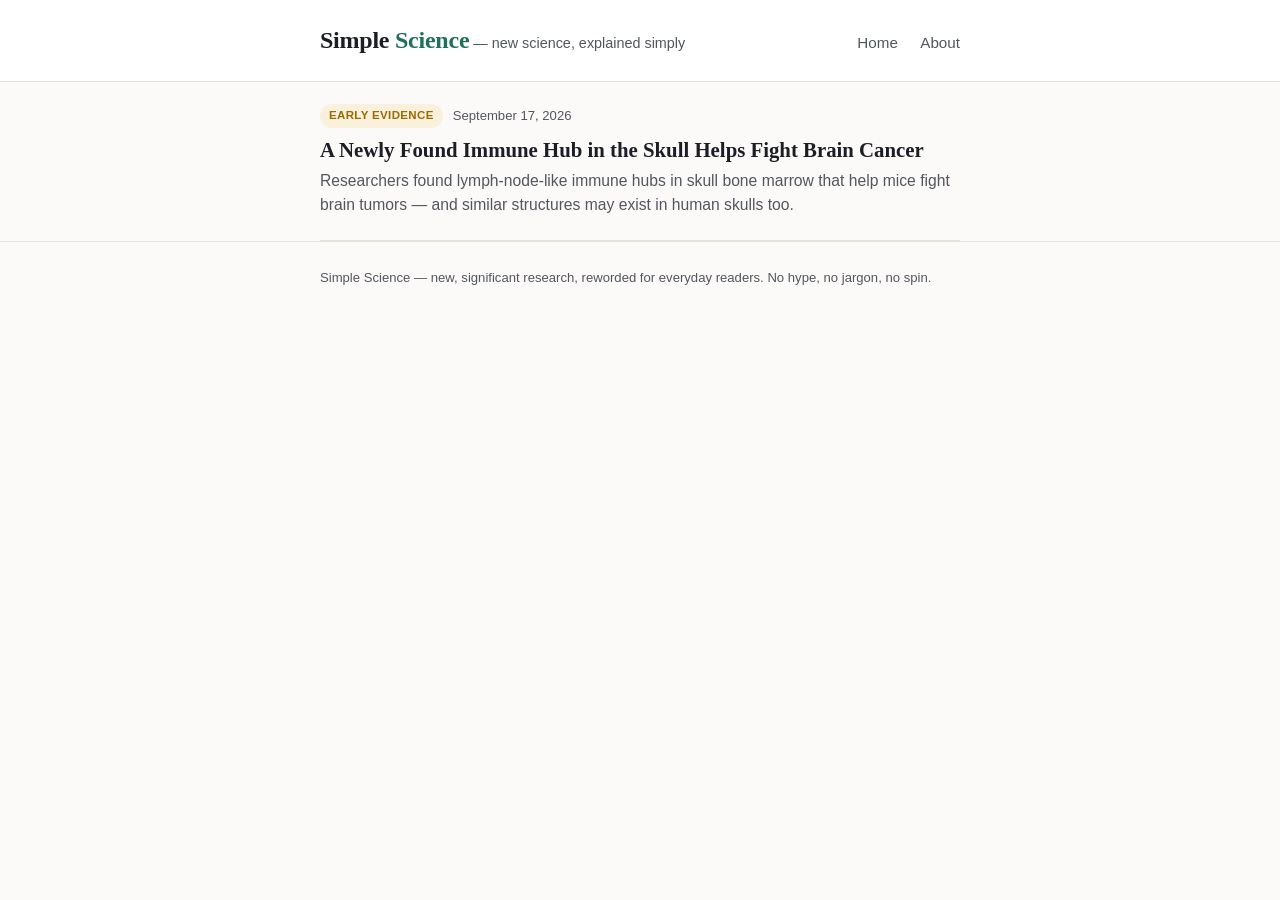
<file: index.html>
<!DOCTYPE html>
<html lang="en">
<head>
<meta charset="UTF-8">
<meta name="viewport" content="width=device-width, initial-scale=1.0">
<title>Simple Science — New science, explained simply</title>
<meta name="description" content="New, important scientific findings, reworded into short, honest explainers for everyday readers.">
<link rel="stylesheet" href="css/style.css">
</head>
<body>

<header class="site-header">
  <div class="wrap">
    <div><span class="logo">Simple <span>Science</span></span><span class="tagline">— new science, explained simply</span></div>
    <nav>
      <a href="index.html">Home</a>
      <a href="about.html">About</a>
    </nav>
  </div>
</header>

<main class="wrap">

  <a class="article-card" href="articles/skull-immune-hub-brain-cancer.html">
    <div class="card-meta">
      <span class="badge badge-early">Early evidence</span>
      <span class="card-date">September 17, 2026</span>
    </div>
    <h2 class="card-title">A Newly Found Immune Hub in the Skull Helps Fight Brain Cancer</h2>
    <p class="card-gist">Researchers found lymph-node-like immune hubs in skull bone marrow that help mice fight brain tumors — and similar structures may exist in human skulls too.</p>
  </a>

  <!-- Add one .article-card block per published article, newest first -->

</main>

<footer class="site-footer">
  <div class="wrap">
    Simple Science — new, significant research, reworded for everyday readers. No hype, no jargon, no spin.
  </div>
</footer>

</body>
</html>
</file>
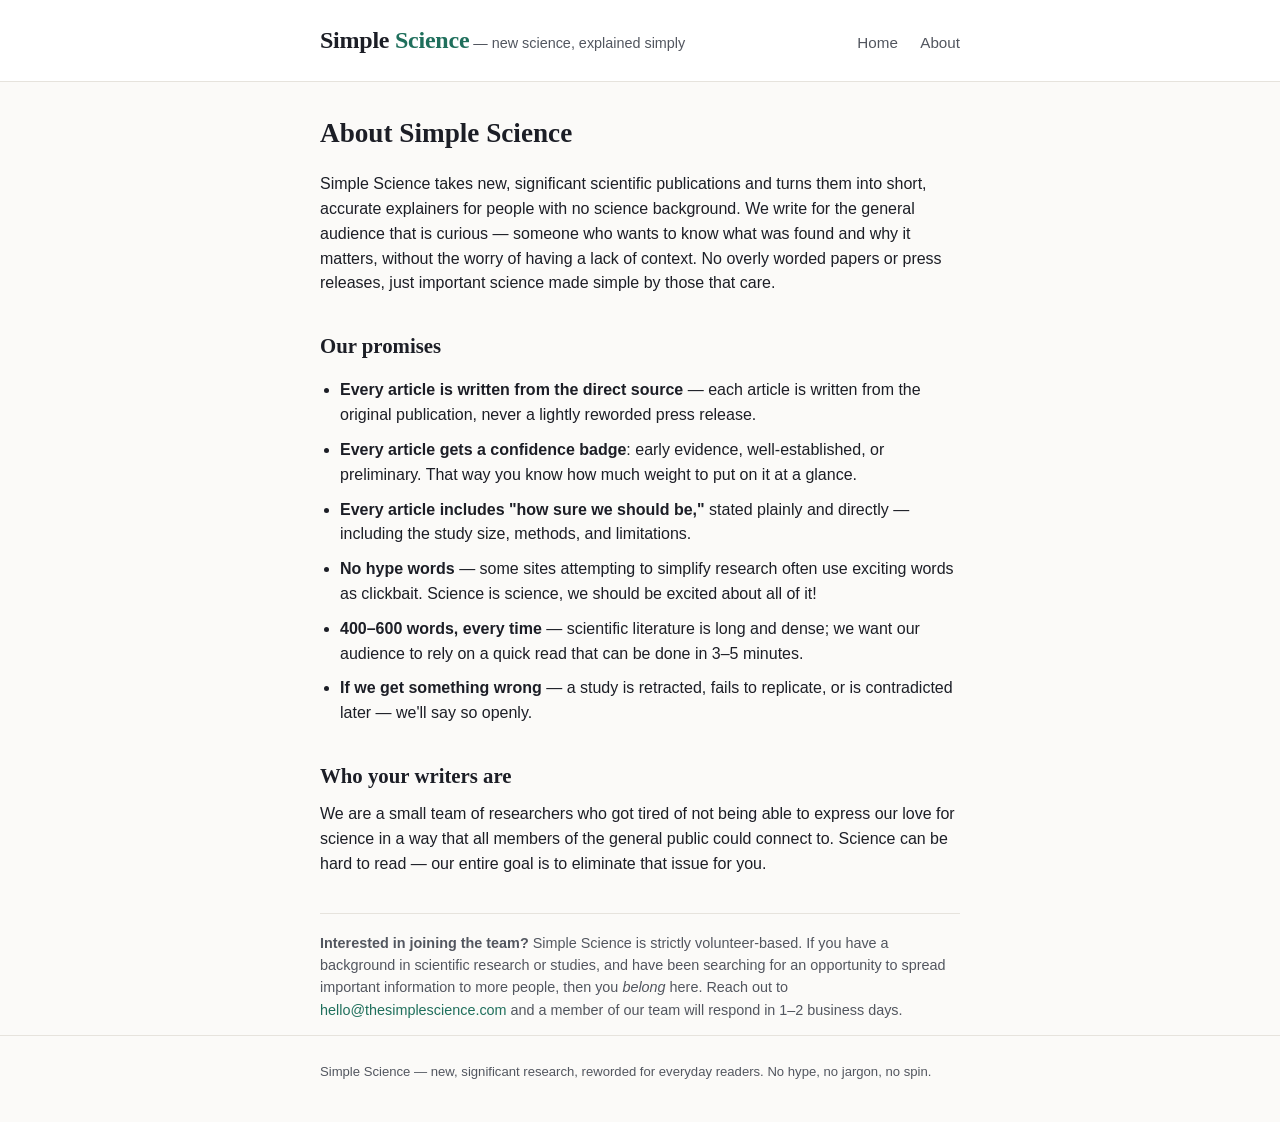
<file: about.html>
<!DOCTYPE html>
<html lang="en">
<head>
<meta charset="UTF-8">
<meta name="viewport" content="width=device-width, initial-scale=1.0">
<title>About — Simple Science</title>
<link rel="stylesheet" href="css/style.css">
</head>
<body>

<header class="site-header">
  <div class="wrap">
    <div><span class="logo">Simple <span>Science</span></span><span class="tagline">— new science, explained simply</span></div>
    <nav>
      <a href="index.html">Home</a>
      <a href="about.html">About</a>
    </nav>
  </div>
</header>

<main class="wrap">
<article>
  <div class="article-header" style="padding-top:20px;">
    <h1 style="font-size:1.7rem;">About Simple Science</h1>
  </div>

  <p>Simple Science takes new, significant scientific publications and turns them into short, accurate explainers for people with no science background. We write for the general audience that is curious — someone who wants to know what was found and why it matters, without the worry of having a lack of context. No overly worded papers or press releases, just important science made simple by those that care.</p>

  <h2>Our promises</h2>
  <ul class="promise-list">
    <li><strong>Every article is written from the direct source</strong> — each article is written from the original publication, never a lightly reworded press release.</li>
    <li><strong>Every article gets a confidence badge</strong>: early evidence, well-established, or preliminary. That way you know how much weight to put on it at a glance.</li>
    <li><strong>Every article includes "how sure we should be,"</strong> stated plainly and directly — including the study size, methods, and limitations.</li>
    <li><strong>No hype words</strong> — some sites attempting to simplify research often use exciting words as clickbait. Science is science, we should be excited about all of it!</li>
    <li><strong>400–600 words, every time</strong> — scientific literature is long and dense; we want our audience to rely on a quick read that can be done in 3–5 minutes.</li>
    <li><strong>If we get something wrong</strong> — a study is retracted, fails to replicate, or is contradicted later — we'll say so openly.</li>
  </ul>

  <h2>Who your writers are</h2>
  <p>We are a small team of researchers who got tired of not being able to express our love for science in a way that all members of the general public could connect to. Science can be hard to read — our entire goal is to eliminate that issue for you.</p>

  <div class="source-box">
    <p><strong>Interested in joining the team?</strong> Simple Science is strictly volunteer-based. If you have a background in scientific research or studies, and have been searching for an opportunity to spread important information to more people, then you <em>belong</em> here. Reach out to <a href="mailto:hello@thesimplescience.com">hello@thesimplescience.com</a> and a member of our team will respond in 1–2 business days.</p>
  </div>
</article>
</main>

<footer class="site-footer">
  <div class="wrap">
    Simple Science — new, significant research, reworded for everyday readers. No hype, no jargon, no spin.
  </div>
</footer>

</body>
</html>
</file>
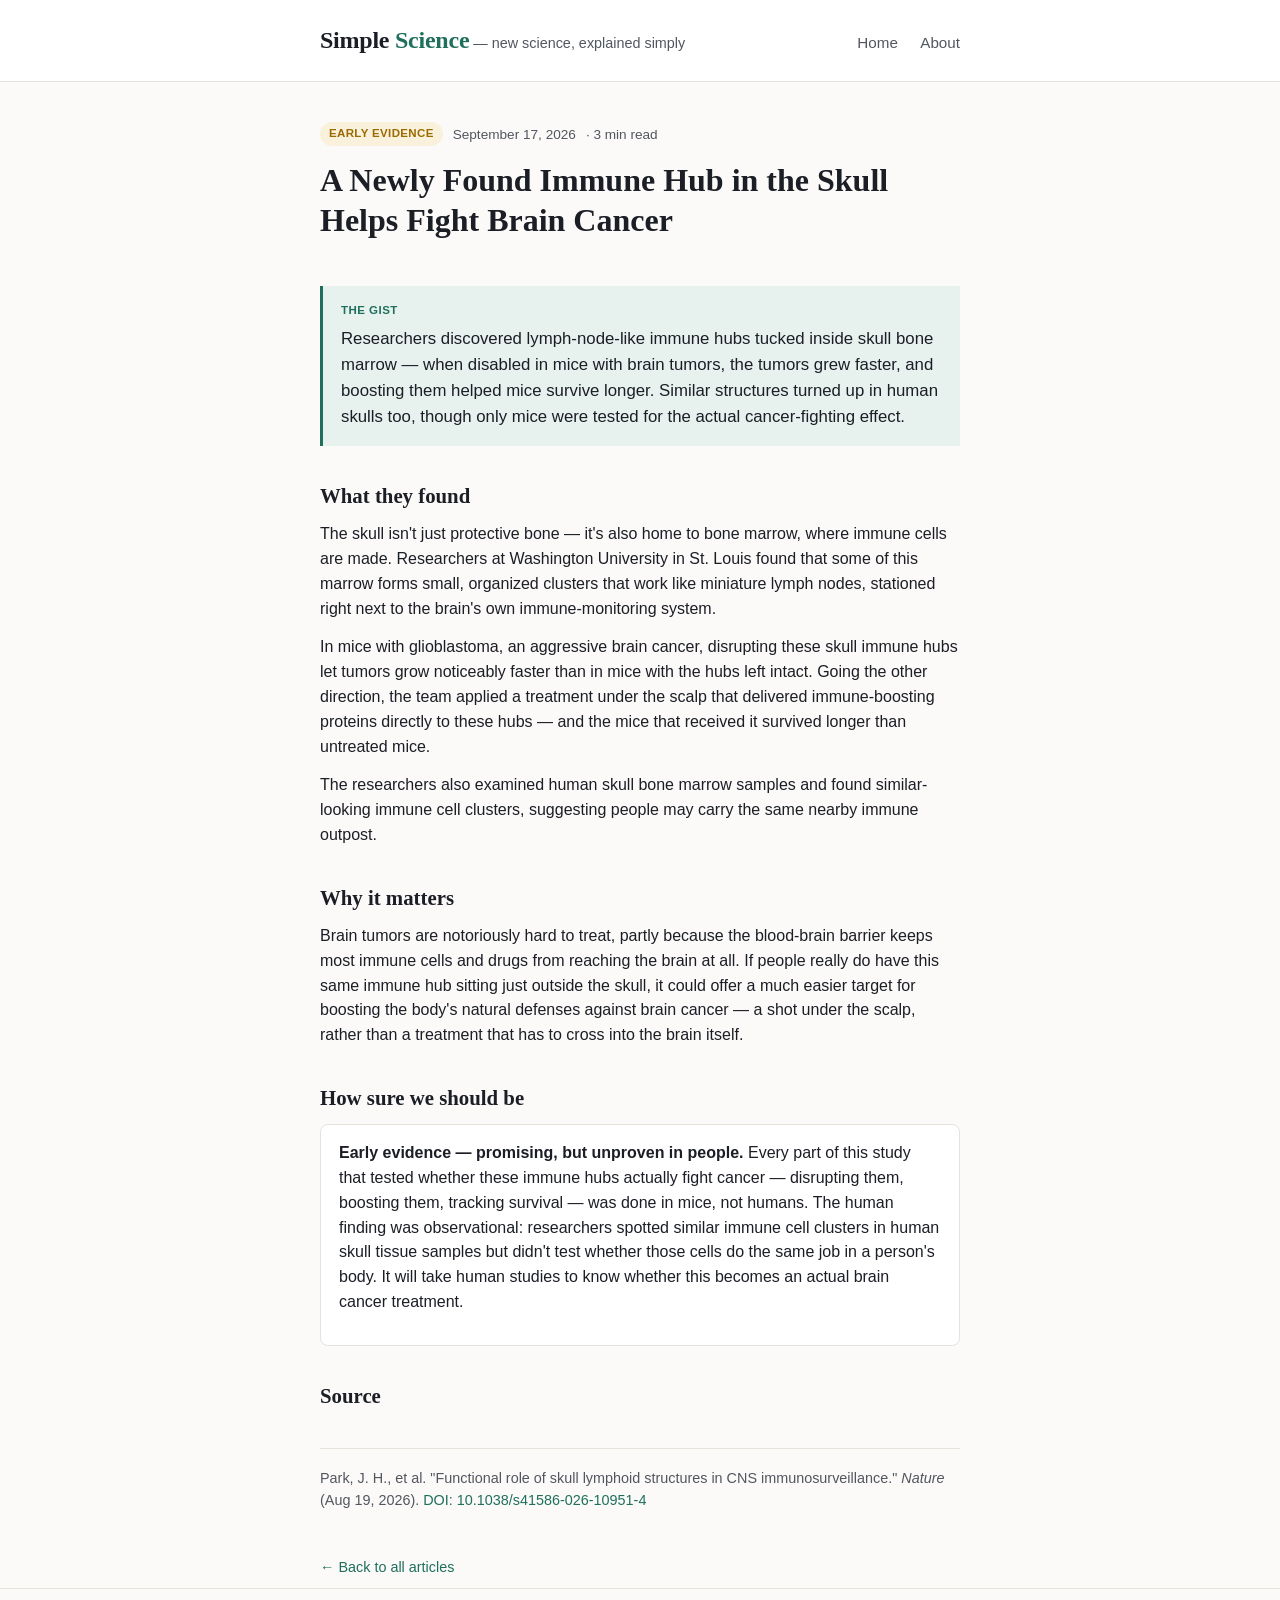
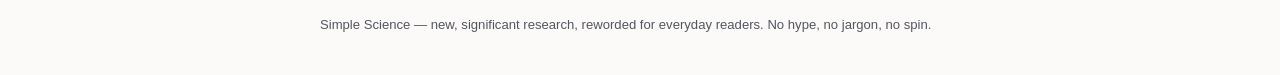
<file: skull-immune-hub-brain-cancer.html>
<!DOCTYPE html>
<html lang="en">
<head>
<meta charset="UTF-8">
<meta name="viewport" content="width=device-width, initial-scale=1.0">
<title>A Newly Found Immune Hub in the Skull Helps Fight Brain Cancer — Simple Science</title>
<meta name="description" content="Researchers found lymph-node-like immune hubs inside skull bone marrow that help mice fight brain tumors — and similar structures may exist in humans too.">
<link rel="stylesheet" href="../css/style.css">
</head>
<body>

<header class="site-header">
  <div class="wrap">
    <div><span class="logo">Simple <span>Science</span></span><span class="tagline">— new science, explained simply</span></div>
    <nav>
      <a href="../index.html">Home</a>
      <a href="../about.html">About</a>
    </nav>
  </div>
</header>

<main class="wrap">
<article>

  <div class="article-header">
    <div class="byline">
      <span class="badge badge-early">Early evidence</span>
      <span>September 17, 2026</span>
      <span>· 3 min read</span>
    </div>
    <h1>A Newly Found Immune Hub in the Skull Helps Fight Brain Cancer</h1>
  </div>

  <div class="gist-box">
    <span class="gist-label">The gist</span>
    <p>Researchers discovered lymph-node-like immune hubs tucked inside skull bone marrow — when disabled in mice with brain tumors, the tumors grew faster, and boosting them helped mice survive longer. Similar structures turned up in human skulls too, though only mice were tested for the actual cancer-fighting effect.</p>
  </div>

  <h2>What they found</h2>
  <p>The skull isn't just protective bone — it's also home to bone marrow, where immune cells are made. Researchers at Washington University in St. Louis found that some of this marrow forms small, organized clusters that work like miniature lymph nodes, stationed right next to the brain's own immune-monitoring system.</p>
  <p>In mice with glioblastoma, an aggressive brain cancer, disrupting these skull immune hubs let tumors grow noticeably faster than in mice with the hubs left intact. Going the other direction, the team applied a treatment under the scalp that delivered immune-boosting proteins directly to these hubs — and the mice that received it survived longer than untreated mice.</p>
  <p>The researchers also examined human skull bone marrow samples and found similar-looking immune cell clusters, suggesting people may carry the same nearby immune outpost.</p>

  <h2>Why it matters</h2>
  <p>Brain tumors are notoriously hard to treat, partly because the blood-brain barrier keeps most immune cells and drugs from reaching the brain at all. If people really do have this same immune hub sitting just outside the skull, it could offer a much easier target for boosting the body's natural defenses against brain cancer — a shot under the scalp, rather than a treatment that has to cross into the brain itself.</p>

  <h2>How sure we should be</h2>
  <div class="confidence-box">
    <p><strong>Early evidence — promising, but unproven in people.</strong> Every part of this study that tested whether these immune hubs actually fight cancer — disrupting them, boosting them, tracking survival — was done in mice, not humans. The human finding was observational: researchers spotted similar immune cell clusters in human skull tissue samples but didn't test whether those cells do the same job in a person's body. It will take human studies to know whether this becomes an actual brain cancer treatment.</p>
  </div>

  <h2>Source</h2>
  <div class="source-box">
    <p>Park, J. H., et al. "Functional role of skull lymphoid structures in CNS immunosurveillance." <em>Nature</em> (Aug 19, 2026). <a href="https://doi.org/10.1038/s41586-026-10951-4">DOI: 10.1038/s41586-026-10951-4</a></p>
  </div>

  <a class="back-link" href="../index.html">← Back to all articles</a>

</article>
</main>

<footer class="site-footer">
  <div class="wrap">
    Simple Science — new, significant research, reworded for everyday readers. No hype, no jargon, no spin.
  </div>
</footer>

</body>
</html>
</file>
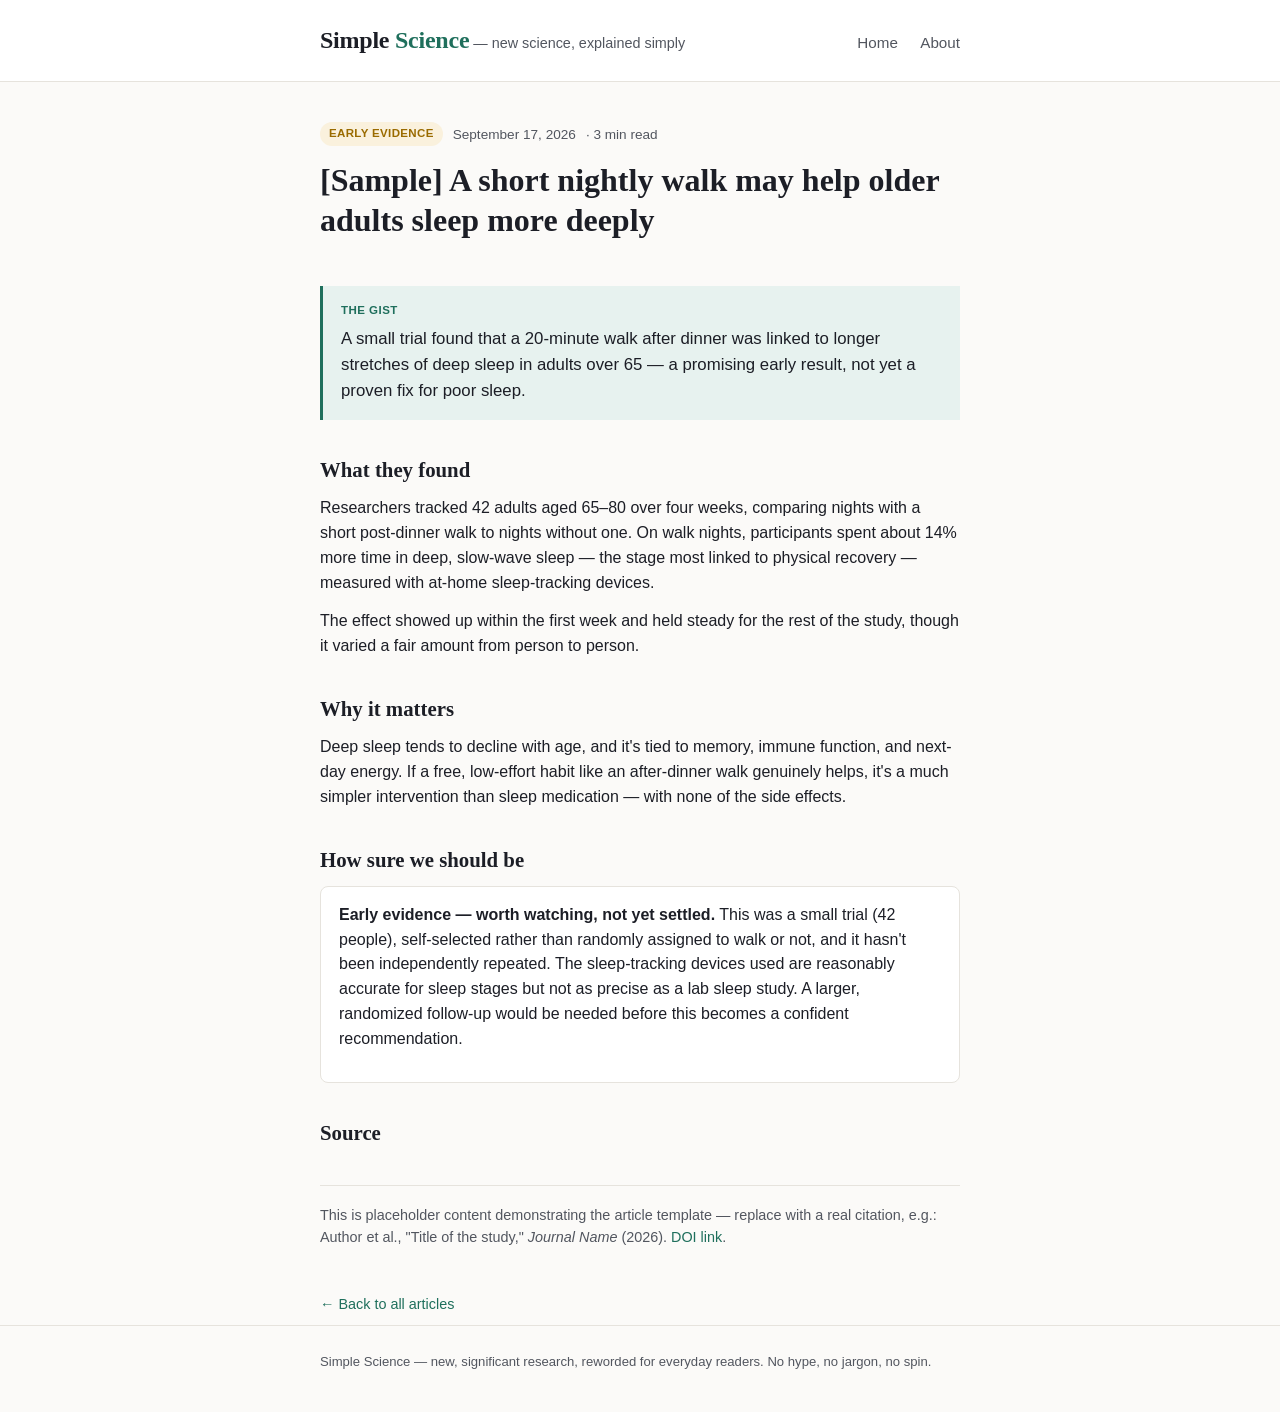
<file: articles/sample-article.html>
<!DOCTYPE html>
<html lang="en">
<head>
<meta charset="UTF-8">
<meta name="viewport" content="width=device-width, initial-scale=1.0">
<title>[Sample] A short nightly walk may help older adults sleep more deeply — Simple Science</title>
<link rel="stylesheet" href="../css/style.css">
</head>
<body>

<header class="site-header">
  <div class="wrap">
    <div><span class="logo">Simple <span>Science</span></span><span class="tagline">— new science, explained simply</span></div>
    <nav>
      <a href="../index.html">Home</a>
      <a href="../about.html">About</a>
    </nav>
  </div>
</header>

<main class="wrap">
<article>

  <div class="article-header">
    <div class="byline">
      <span class="badge badge-early">Early evidence</span>
      <span>September 17, 2026</span>
      <span>· 3 min read</span>
    </div>
    <h1>[Sample] A short nightly walk may help older adults sleep more deeply</h1>
  </div>

  <div class="gist-box">
    <span class="gist-label">The gist</span>
    <p>A small trial found that a 20-minute walk after dinner was linked to longer stretches of deep sleep in adults over 65 — a promising early result, not yet a proven fix for poor sleep.</p>
  </div>

  <h2>What they found</h2>
  <p>Researchers tracked 42 adults aged 65–80 over four weeks, comparing nights with a short post-dinner walk to nights without one. On walk nights, participants spent about 14% more time in deep, slow-wave sleep — the stage most linked to physical recovery — measured with at-home sleep-tracking devices.</p>
  <p>The effect showed up within the first week and held steady for the rest of the study, though it varied a fair amount from person to person.</p>

  <h2>Why it matters</h2>
  <p>Deep sleep tends to decline with age, and it's tied to memory, immune function, and next-day energy. If a free, low-effort habit like an after-dinner walk genuinely helps, it's a much simpler intervention than sleep medication — with none of the side effects.</p>

  <h2>How sure we should be</h2>
  <div class="confidence-box">
    <p><strong>Early evidence — worth watching, not yet settled.</strong> This was a small trial (42 people), self-selected rather than randomly assigned to walk or not, and it hasn't been independently repeated. The sleep-tracking devices used are reasonably accurate for sleep stages but not as precise as a lab sleep study. A larger, randomized follow-up would be needed before this becomes a confident recommendation.</p>
  </div>

  <h2>Source</h2>
  <div class="source-box">
    <p>This is placeholder content demonstrating the article template — replace with a real citation, e.g.: Author et al., "Title of the study," <em>Journal Name</em> (2026). <a href="#">DOI link</a>.</p>
  </div>

  <a class="back-link" href="../index.html">← Back to all articles</a>

</article>
</main>

<footer class="site-footer">
  <div class="wrap">
    Simple Science — new, significant research, reworded for everyday readers. No hype, no jargon, no spin.
  </div>
</footer>

</body>
</html>
</file>
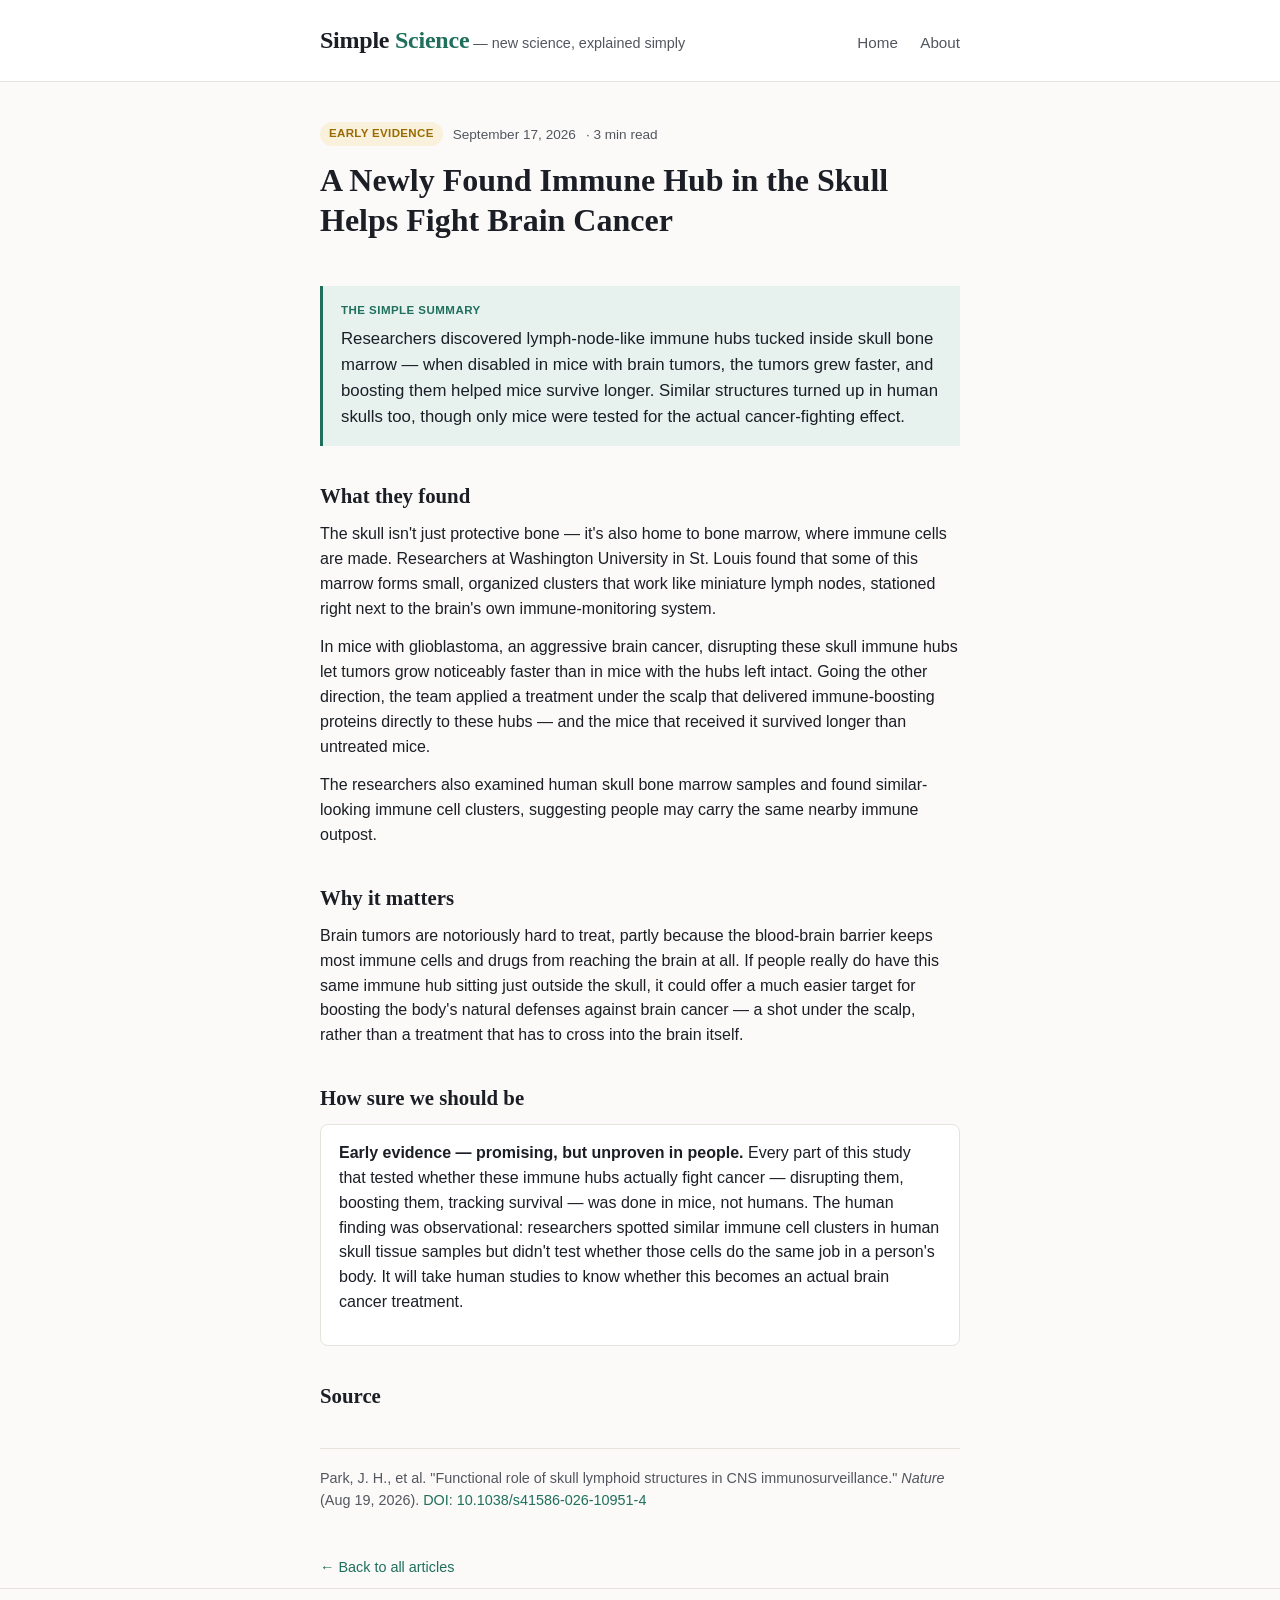
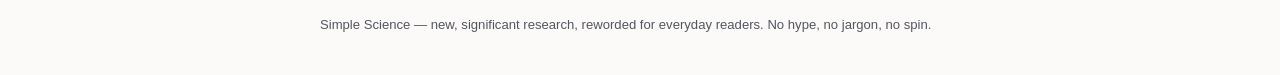
<file: articles/skull-immune-hub-brain-cancer.html>
<!DOCTYPE html>
<html lang="en">
<head>
<meta charset="UTF-8">
<meta name="viewport" content="width=device-width, initial-scale=1.0">
<title>A Newly Found Immune Hub in the Skull Helps Fight Brain Cancer — Simple Science</title>
<meta name="description" content="Researchers found lymph-node-like immune hubs inside skull bone marrow that help mice fight brain tumors — and similar structures may exist in humans too.">
<link rel="stylesheet" href="../css/style.css">
</head>
<body>

<header class="site-header">
  <div class="wrap">
    <div><span class="logo">Simple <span>Science</span></span><span class="tagline">— new science, explained simply</span></div>
    <nav>
      <a href="../index.html">Home</a>
      <a href="../about.html">About</a>
    </nav>
  </div>
</header>

<main class="wrap">
<article>

  <div class="article-header">
    <div class="byline">
      <span class="badge badge-early">Early evidence</span>
      <span>September 17, 2026</span>
      <span>· 3 min read</span>
    </div>
    <h1>A Newly Found Immune Hub in the Skull Helps Fight Brain Cancer</h1>
  </div>

  <div class="gist-box">
    <span class="gist-label">The Simple Summary</span>
    <p>Researchers discovered lymph-node-like immune hubs tucked inside skull bone marrow — when disabled in mice with brain tumors, the tumors grew faster, and boosting them helped mice survive longer. Similar structures turned up in human skulls too, though only mice were tested for the actual cancer-fighting effect.</p>
  </div>

  <h2>What they found</h2>
  <p>The skull isn't just protective bone — it's also home to bone marrow, where immune cells are made. Researchers at Washington University in St. Louis found that some of this marrow forms small, organized clusters that work like miniature lymph nodes, stationed right next to the brain's own immune-monitoring system.</p>
  <p>In mice with glioblastoma, an aggressive brain cancer, disrupting these skull immune hubs let tumors grow noticeably faster than in mice with the hubs left intact. Going the other direction, the team applied a treatment under the scalp that delivered immune-boosting proteins directly to these hubs — and the mice that received it survived longer than untreated mice.</p>
  <p>The researchers also examined human skull bone marrow samples and found similar-looking immune cell clusters, suggesting people may carry the same nearby immune outpost.</p>

  <h2>Why it matters</h2>
  <p>Brain tumors are notoriously hard to treat, partly because the blood-brain barrier keeps most immune cells and drugs from reaching the brain at all. If people really do have this same immune hub sitting just outside the skull, it could offer a much easier target for boosting the body's natural defenses against brain cancer — a shot under the scalp, rather than a treatment that has to cross into the brain itself.</p>

  <h2>How sure we should be</h2>
  <div class="confidence-box">
    <p><strong>Early evidence — promising, but unproven in people.</strong> Every part of this study that tested whether these immune hubs actually fight cancer — disrupting them, boosting them, tracking survival — was done in mice, not humans. The human finding was observational: researchers spotted similar immune cell clusters in human skull tissue samples but didn't test whether those cells do the same job in a person's body. It will take human studies to know whether this becomes an actual brain cancer treatment.</p>
  </div>

  <h2>Source</h2>
  <div class="source-box">
    <p>Park, J. H., et al. "Functional role of skull lymphoid structures in CNS immunosurveillance." <em>Nature</em> (Aug 19, 2026). <a href="https://doi.org/10.1038/s41586-026-10951-4">DOI: 10.1038/s41586-026-10951-4</a></p>
  </div>

  <a class="back-link" href="../index.html">← Back to all articles</a>

</article>
</main>

<footer class="site-footer">
  <div class="wrap">
    Simple Science — new, significant research, reworded for everyday readers. No hype, no jargon, no spin.
  </div>
</footer>

</body>
</html>
</file>
<file: css/style.css>
/* Simple Science — base styles
   System fonts only: no external requests, loads instantly. */

:root {
  --bg: #fbfaf8;
  --surface: #ffffff;
  --ink: #1c1e26;
  --ink-soft: #52565f;
  --border: #e6e3dd;
  --accent: #1f6f5c;       /* deep teal — links, headline accents */
  --accent-soft: #e7f2ef;
  --established: #1f6f5c;  /* confidence: well-established */
  --established-bg: #e7f2ef;
  --early: #9a6b00;        /* confidence: early evidence */
  --early-bg: #faf1dd;
  --preliminary: #a83e2c;  /* confidence: preliminary */
  --preliminary-bg: #f8e9e6;
  --max-width: 680px;
}

* { box-sizing: border-box; }

html { -webkit-text-size-adjust: 100%; }

body {
  margin: 0;
  background: var(--bg);
  color: var(--ink);
  font-family: -apple-system, BlinkMacSystemFont, "Segoe UI", Roboto, Helvetica, Arial, sans-serif;
  line-height: 1.55;
}

a { color: var(--accent); text-decoration: none; }
a:hover { text-decoration: underline; }

.wrap {
  max-width: var(--max-width);
  margin: 0 auto;
  padding: 0 20px;
}

/* Header */
.site-header {
  border-bottom: 1px solid var(--border);
  background: var(--surface);
}
.site-header .wrap {
  display: flex;
  align-items: baseline;
  justify-content: space-between;
  padding-top: 22px;
  padding-bottom: 22px;
  flex-wrap: wrap;
  gap: 8px;
}
.logo {
  font-family: Georgia, "Times New Roman", serif;
  font-size: 1.5rem;
  font-weight: 700;
  color: var(--ink);
  letter-spacing: -0.01em;
}
.logo span { color: var(--accent); }
.tagline {
  font-size: 0.9rem;
  color: var(--ink-soft);
  margin-left: 4px;
}
nav a {
  color: var(--ink-soft);
  font-size: 0.95rem;
  margin-left: 18px;
}
nav a:first-child { margin-left: 0; }

/* Article list (homepage) */
main { padding: 36px 0 64px; }

.article-card {
  display: block;
  padding: 22px 0;
  border-bottom: 1px solid var(--border);
}
.article-card:hover .card-title { text-decoration: underline; }
.card-meta { display: flex; align-items: center; gap: 10px; margin-bottom: 8px; }
.card-date { font-size: 0.82rem; color: var(--ink-soft); }
.card-title {
  font-family: Georgia, "Times New Roman", serif;
  font-size: 1.3rem;
  color: var(--ink);
  margin: 0 0 6px;
  line-height: 1.3;
}
.card-gist { color: var(--ink-soft); font-size: 0.98rem; margin: 0; }

/* Confidence badge */
.badge {
  display: inline-block;
  font-size: 0.72rem;
  font-weight: 700;
  text-transform: uppercase;
  letter-spacing: 0.03em;
  padding: 3px 9px;
  border-radius: 999px;
  white-space: nowrap;
}
.badge-established { color: var(--established); background: var(--established-bg); }
.badge-early { color: var(--early); background: var(--early-bg); }
.badge-preliminary { color: var(--preliminary); background: var(--preliminary-bg); }

/* Article page */
.article-header { padding: 40px 0 8px; }
.article-header h1 {
  font-family: Georgia, "Times New Roman", serif;
  font-size: 2rem;
  line-height: 1.25;
  margin: 14px 0 14px;
}
.byline {
  display: flex;
  align-items: center;
  gap: 10px;
  flex-wrap: wrap;
  font-size: 0.85rem;
  color: var(--ink-soft);
  margin-bottom: 10px;
}

.gist-box {
  background: var(--accent-soft);
  border-left: 3px solid var(--accent);
  padding: 16px 18px;
  margin: 24px 0 32px;
  font-size: 1.05rem;
}
.gist-box p { margin: 0; }
.gist-label {
  display: block;
  font-size: 0.72rem;
  font-weight: 700;
  text-transform: uppercase;
  letter-spacing: 0.04em;
  color: var(--accent);
  margin-bottom: 6px;
}

article h2 {
  font-family: Georgia, "Times New Roman", serif;
  font-size: 1.3rem;
  margin: 34px 0 10px;
}
article p { margin: 0 0 14px; }

.confidence-box {
  background: var(--surface);
  border: 1px solid var(--border);
  border-radius: 8px;
  padding: 16px 18px;
  margin: 10px 0 20px;
}

.source-box {
  margin-top: 36px;
  padding-top: 18px;
  border-top: 1px solid var(--border);
  font-size: 0.9rem;
  color: var(--ink-soft);
}

.back-link { display: inline-block; margin: 30px 0 10px; font-size: 0.9rem; }

/* About page */
.promise-list { padding-left: 20px; }
.promise-list li { margin-bottom: 10px; }

/* Footer */
.site-footer {
  border-top: 1px solid var(--border);
  padding: 26px 0 40px;
  font-size: 0.82rem;
  color: var(--ink-soft);
}

@media (max-width: 480px) {
  .article-header h1 { font-size: 1.6rem; }
  .card-title { font-size: 1.15rem; }
}
</file>
